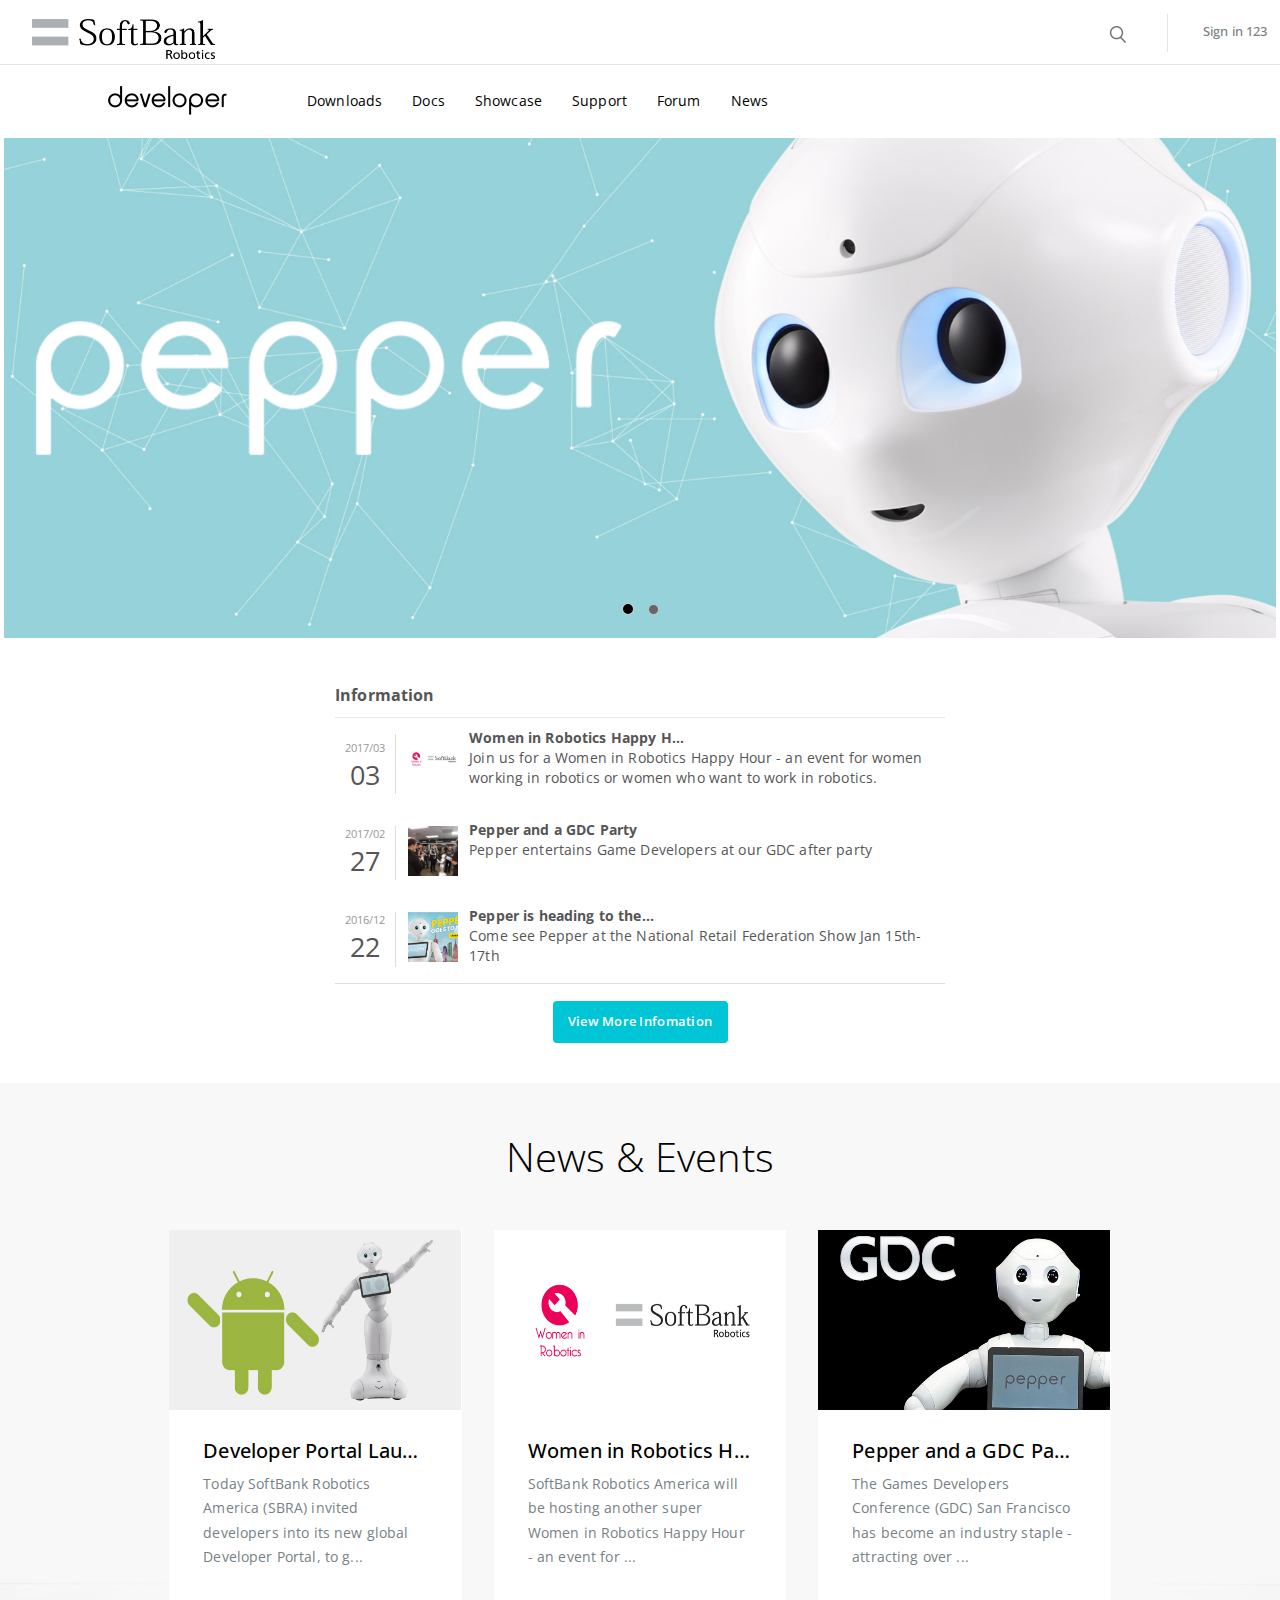
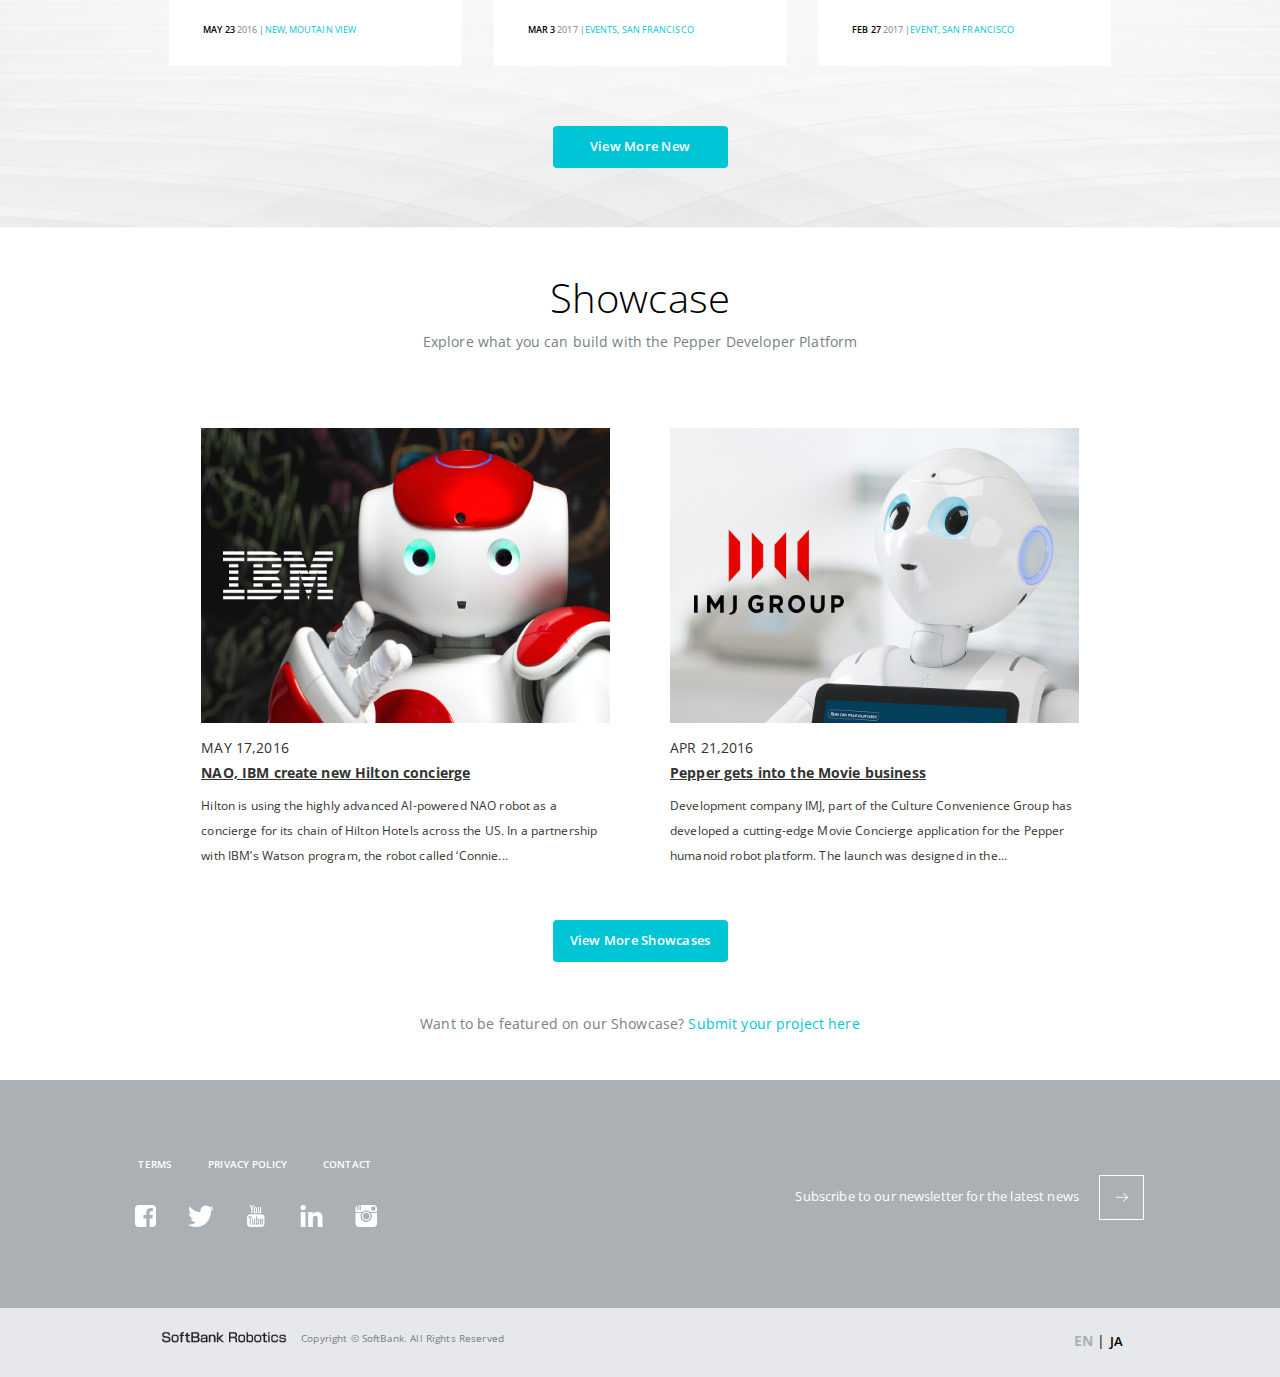
<file: demo.html>
<!DOCTYPE html>
<html>
<head>
	<title></title>
	<link rel="shortcut icon" href="public/images/favicon.ico" />
	<meta content='width=device-width, initial-scale=1, maximum-scale=1, user-scalable=no' name='viewport'>
	<link href="public/bootstrap/css/bootstrap.min.css" rel="stylesheet" type="text/css" media="all">
	<link href="public/font-awesome/css/font-awesome.min.css" rel="stylesheet" type="text/css" media="all">
	<link href="https://fonts.googleapis.com/css?family=Open+Sans:300,400,700" rel="stylesheet">
	<link href="public/css/style.css" rel="stylesheet" type="text/css" media="all">
	<link href="public/slide/css/owl.carousel.min.css" rel="stylesheet" type="text/css" media="all">
	<link href="public/slide/css/owl.theme.default.min.css" rel="stylesheet" type="text/css" media="all">
    <link href="public/slide/css/slide.css" rel="stylesheet" type="text/css" media="all">
    <script type="text/javascript" src="public/js/jquery-2.2.0.min.js"></script>
</head>
<body>

    <header>
    <!--header 1-->
    	<div class="container-fluid">
		    <div class="row header1">
				<div class="pull-left logo_anh">
				</div>
				<div class="pull-right" >
				    <div class="search-text pull-left">
				    	<form class="searchbox moblie-an">
							<input type="text"  name="search" class="searchbox-input an_the" >
							<span class="searchbox-icon "></span>
							<span class="remove-icon" ></span>
					    </form>  
				    </div> 
					 
					<div class="span_sign chuyen-right-left" >
				        <a href="#" >Sign in 123</a>
				    </div>
				    <div class=" chuyen-left-right" >
						<button type="button" class="navbar-toggle " data-toggle="collapse" data-target=".navbar-collapse">
							<span class="icon-bar"></span>
							<span class="icon-bar"></span>
							<span class="icon-bar" style="margin-top:-2px;"></span> 
							<span class="icon-bar"></span> 
						</button>
				    </div>  
				</div>
				
		    </div>
    	</div>
    <!--end header 1-->
    <!--header 2-->
        <!-- menu-->
		<nav class="navbar  navbar-white  navbar-static-top" >
		  <div class="container-fluid" >
		    <div class=" navbar-header">
			    <a class="navbar-brand" href="#">        
	                <div class="dev_logo"></div>
			    </a>
		    </div>
		    <div class="moblie-an collapse color-collapse ">
				<ul class=" nav navbar-nav" >
					<li ><a href="#">Downloads</a></li>
					<li ><a href="#">Docs</a></li>
					<li ><a href="#">Showcase</a></li>
					<li ><a href="#">Support</a></li>
					<li ><a href="#">Forum</a></li>
					<li ><a href="#">News</a></li>
					<li style="border:0;">
					    <form class="search-an moblie-hien">
							<input type="text"  name="search" class="searchinput-an" >
							<span class="search-icon"></span>
							<span class="remove" ></span>
					    </form>  
					</li>
				</ul>
		    </div>
		  </div>
		</nav>
    <!--end menu-->  
    <!--end header 2 -->
    </header>
    <!--slide-->
    
    <div class="container-fluid" style="padding: 0;">
          	<div   id="slideresponsive" class="owl-carousel owl-theme">

          	    <a href="#">
					<div class="item anhresponsive" style="background-image: url(public/upload/slide/logo_1.png);">
					</div>
				</a>
				<a href="#">
					<div class="item anhresponsive"  style="background-image: url(public/upload/slide/pic1_0.png);">
					
	            	</div>
            	</a>
	        
          	</div>
    </div><br>
    
    
    
    <!--end slide-->
    <!--infomation-->
     <div class="container-fluid thongtin"  style="margin-top: 35px;">
        <div class="col-lg-6 col-lg-offset-3 col-md-6 col-md-offset-3 col-sm-6 col-sm-offset-3" >
			<div class="row" >
				<div class="tieude info">
				   Information                  
				</div>
			</div>
			<a href="#">
                <div class="row" >
                    <div class="col-info-1" style="border-right: #ddd 1px solid;padding-bottom: 0;">
                      <center style="padding-top:6px;">
                              <p class="size11 font_mau" style="color: #999999;">2017/03</p>
                              <p class="size27 font_mau">03</p>
                      </center>
                    </div>
                    <div class="col-info-2">
                        <div class="anh_con" style="background-image: url(public/upload/tintuc/WIRtitle_1.png);">
                        	
                        </div>
          
                    </div>
                    <div class="col-info-3">
                         <div class="info size14">Women in Robotics Happy H...</div>
                         <p style="width: 100%;" class="font_mau size14">Join us for a Women in Robotics Happy Hour - an event for women working in robotics or women who want to work in robotics.</p>
                    </div>
                </div> 
            </a><br>
            <a href="#">
                <div class="row" >
                    <div class="col-info-1" style="border-right: #ddd 1px solid;padding-bottom: 0;">
                      <center>
                              <p class="size11 font_mau" style="color: #999999;">2017/02</p>
                              <p class="size27 font_mau">27</p>
                      </center>
                    </div>
                    <div class="col-info-2">
                        <div class="anh_con" style="background-image: url(public/upload/tintuc/IMG_20170227_190057_opt.jpg);">
                        	
                        </div>
          
                    </div>
                    <div class="col-info-3">
                         <div class="info size14">Pepper and a GDC Party</div>
                         <p style="width: 100%;" class="font_mau size14">Pepper entertains Game Developers at our GDC after party</p>
                    </div>
                </div> 
            </a><br>
            <a href="#">
                <div class="row">
                    <div class="col-info-1" style="border-right: #ddd 1px solid;padding-bottom: 0;">
                      <center>
                              <p class="size11 font_mau" style="color: #999999;">2016/12</p>
                              <p class="size27 font_mau">22</p>
                      </center>
                    </div>
                    <div class="col-info-2">
                        <div class="anh_con" style="background-image: url(public/upload/tintuc/PepperNRF.png);">
                        	
                        </div>
          
                    </div>
                    <div class="col-info-3">
                         <div class="info size14">Pepper is heading to the... </div>
                         <p style="width: 100%;" class="font_mau size14">Come see Pepper at the National Retail Federation Show Jan 15th-17th</p>
                    </div>
                </div> 
            </a>
            <div class="row" style="border-bottom: #ddd 1px solid;margin-top: 10px;">
            	
            </div>
            <div class="row">
				<center>
					<button class="btn btn-lg btn-mau">View More Infomation</button>
				</center>
            </div>
              
        </div>

    </div>    
    <!--end infomation -->
    <!-- event -->
     
  <div class="nensukien container-fluid " style="background-color: #f8f8f8;">
        <div class="row tieude-event" >
            <div class="col-md-12 col-xs-12 text-center " >
              News & Events
            </div>
        </div>
        <div class="row content-sukien">
                <!--ảnh new 1-->
                <div class="col-lg-4 col-md-4 col-sm-4 col-xs-12" >
                    <div class="row">
                    	<a href="#">
                    	   <div class="anh_event" style="background-image: url(public/upload/event/news_google_io_thumb_0.jpg);">
                    	   	
                    	   </div>
						   
						</a>
                    </div>
					<div class="row tieude-sukien">
						<a href="#">
							<h2 class="size20 ">
							   Developer Portal Launch and Google I/O 2016
							</h2>
						</a>
					</div>
					<div class="row noidung">
					    <p>
					      Today SoftBank Robotics America (SBRA) invited developers into its new global Developer Portal, to g...
					    </p>
					</div>
					<div class="row size9 ngay-thang">
						<span class="thang">May 23</span>
						<span>2016</span> 
						<span> |<a href="#" class="diadiem">new</a></span>,
						<span><a href="#" class="diadiem">moutain view</a></span>
					</div>
                </div>
                <!--end ảnh new 1-->
                <!--ảnh new 2-->
                <div class="col-lg-4 col-md-4 col-sm-4 col-xs-12" >
                    <div class="row">
                    	<a href="#">
                    	   <div class="anh_event" style="background-image: url(public/upload/event/womeninrobotics625x345_opt.png);">
                    	   	
                    	   </div>
						   
						</a>
                    </div>
					<div class="row tieude-sukien">
						<a href="#">
							<h2 class="size20 ">
							   Women in Robotics Happy Hour at SBRA
							</h2>
						</a>
					</div>
					<div class="row noidung">
					    <p>
					      SoftBank Robotics America will be hosting another super Women in Robotics Happy Hour - an event for ...
					    </p>
					</div>
					<div class="row size9 ngay-thang">
						<span class="thang">Mar 3</span>
						<span>2017</span> 
						<span> |<a href="#" class="diadiem">events</a></span>,
						<span><a href="#" class="diadiem">san francisco</a></span>
					</div>
                </div>
                <!--end ảnh new 2-->
                <!--ảnh new 3-->
                <div class="col-lg-4 col-md-4 col-sm-4 col-xs-12" >
                    <div class="row">
                    	<a href="#">
                    	   <div class="anh_event" style="background-image: url(public/upload/event/pepper_gdc1_opt.jpg);">
                    	   	
                    	   </div>
						   
						</a>
                    </div>
					<div class="row tieude-sukien">
						<a href="#">
							<h2 class="size20 ">
							   Pepper and a GDC Party
							</h2>
						</a>
					</div>
					<div class="row noidung">
					    <p>
					      The Games Developers Conference (GDC) San Francisco has become an industry staple - attracting over ...
					    </p>
					</div>
					<div class="row size9 ngay-thang">
						<span class="thang">Feb 27</span>
						<span>2017</span> 
						<span> |<a href="#" class="diadiem">event</a></span>,
						<span><a href="#" class="diadiem">san francisco</a></span>
					</div>
                </div>
                <!--end ảnh new 3-->
        </div>
        <!--button new-->
         <div class="row">
            <center>
                <button class="btn btn-lg btn-mau">&nbsp&nbsp View More New &nbsp&nbsp</button>
            </center>
        </div>
        <!--end button new-->

    </div>
    <!--end event -->
    <!--showcase -->
    <div class="container-fluid showcase">
		<div class="row header-showcase">
			<div class="col-lg-12 text-center ">
			  <p class="tieude-showcase">Showcase</p>
			  <p >Explore what you can build with the Pepper Developer Platform</p>
			</div>
		</div>
        <div class="row content-showcase">
            <div class="col-lg-6 col-md-6 col-sm-6 col-xs-12"> 
	            <div class="row">
	                <a href="#">
	                    <div class="anh-showcase" style="background-image: url(public/upload/showcase/IBM.jpg);">
	                    </div>       
	                </a>
	            </div>
	            <div class="row">
	                <p class="thang-showcase">MAY 17,2016</p>
	                <p class="nhan-showcase">
	                  <a href="#">
	                      NAO, IBM create new Hilton concierge
	                  </a>
	                </p>
	                <p class="noidung-showcase">Hilton is using the highly advanced AI-powered NAO robot as a concierge for its chain of Hilton Hotels across the US. In a partnership with IBM’s Watson program, the robot called ‘Connie...</p>

	            </div>
            </div>
            <div class="col-lg-6 col-md-6 col-sm-6 col-xs-12"> 
	            <div class="row">
	                <a href="#">
	                    <div class="anh-showcase" style="background-image: url(public/upload/showcase/imjgroup.jpg);">
	                    </div>       
	                </a>
	            </div>
	            <div class="row">
	                <p class="thang-showcase">apr 21,2016</p>
	                <p class="nhan-showcase">
	                  <a href="#">
	                      Pepper gets into the Movie business
	                  </a>
	                </p>
	                <p class="noidung-showcase">Development company IMJ, part of the Culture Convenience Group has developed a cutting-edge Movie Concierge application for the Pepper humanoid robot platform. The launch was designed in the...</p>

	            </div>
            </div>
        
          
      </div>
       <!--button new-->
         <div class="row">
             <center>
                <button class="btn btn-lg btn-mau">View More Showcases </button>
             </center>
        </div>
        <!--end button new-->
        <div class="row">
            <div class="col-lg-12 text-center">
                Want to be featured on our Showcase? <a class="submit-href" href="#">Submit your project here</a>
            </div>
        </div>
	</div>
    <!--end showcase -->
    <!--footer-->
    
<footer>
	<div class="container footer">
	     <div class="col-xs-12 hidden-lg hidden-md hidden-sm menu-phai ">
            <p>
	             Subscribe to our newsletter for the latest news
	            <a href="#"></a>
            </p>


        </div>
        <div class="col-xs-11 hidden-lg hidden-md hidden-sm" style="border-bottom: #e5e5e5 1px solid;margin-left:4%;margin-right: 4%;">
        </div>
        <div class="col-lg-6 col-md-6 col-sm-6 menu-trai">
            <div class="row content-menu">
                <div class="menu">
					<div class="item-menu">
						<a href="#">Terms</a>
					</div>
					<div class="item-menu">
						<a href="#">PRIVACY POLICY</a>
					</div>
					<div class="item-menu">
						<a href="#">contact</a>
					</div>
                </div>
            </div>
            <div class="row social-menu">
                <div class="menu">
					<div class="item-menu">
						<a href="#" class="menu-social facebook"></a>
					</div>
					<div class="item-menu">
						<a href="#" class="menu-social twitter"></a>
					</div>
					<div class="item-menu">
						<a href="#" class="menu-social youtube"></a>
					</div>
					<div class="item-menu">
						<a href="#" class="menu-social linked"></a>
					</div>
					<div class="item-menu">
						<a href="#" class="menu-social instagram"></a>
					</div>
                </div>
            </div>
        </div>
        <div class="col-lg-6 col-md-6 col-sm-6 menu-phai hidden-xs">
            <p>
             Subscribe to our newsletter for the latest news
            <a href="#"></a>
            </p>


        </div>
	   
	</div>
</footer>

<div class="container footer-bottom">
    <div class="row ">

        <div class="col-lg-4  col-md-4   col-sm-4 col-xs-11 tientrai">
            <p>
                <a href="#" class="sologan-logo">
                </a>
                <small class="copyright">Copyright © SoftBank. All Rights Reserved</small>
            </p>
            
            
        </div>
		<div class="col-lg-1 col-md-2 col-sm-2  col-xs-3 tientrai2">
			<a href="#" class="enclass">EN</a> <span style="color:#000;">|</span> <a href="#" class="jaclass">JA</a>
		</div>
    </div>
    
</div>

    <!--end footer-->
    
    <script src="public/slide/js/ifvisible.js"></script>
    <script type="text/javascript" src="public/js/style.js"></script>
    <script  src="public/bootstrap/js/bootstrap.min.js"></script>
    <script  src="public/slide/js/owl.carousel.min.js"></script>
    <script  src="public/slide/js/slide.js"></script>
</body>
</html>
</file>
<file: public/css/style.css>
@font-face {
    font-family: "pepper-font";
    src: url("../fonts/pepper-font.eot");
    src: url("../fonts/pepper-font.eot?#iefix") format("embedded-opentype"), url("../fonts/pepper-font.woff") format("woff"), url("../fonts/pepper-font.ttf") format("truetype"), url("../fonts/pepper-font.svg#pepper-font") format("svg");
    font-weight: normal;
    font-style: normal;
}
html {
    font-family: "Open Sans", sans-serif;
    line-height: 1.5em;
}
body {
    font-family: "Open Sans", sans-serif;
    color: #777f85;
    font-size: 14px;
    letter-spacing: .01em;
    -webkit-font-smoothing: antialiased;
    text-rendering: optimizeLegibility;
    -moz-osx-font-smoothing: grayscale;
}
.nensukien .row{
    margin-left: 0;
    margin-right: 0;
}

.searchbox .searchbox-icon{
    width: 24px;
    height: 24px;
    display: block;
    position: absolute;
    top: 0;
    font-size: 18px;
    left: 0;
    padding: 0;
    margin: 0;
    border: 0;
    outline: 0;
    text-align: center;
    cursor: pointer;
    color: #d9d9d9;
    z-index: 10;

}

.searchbox {
    position: relative;
    width: 44px;
    bottom: .5em;
    top: 2px;
    right: 14px;
    transition: width 0.25s;
}
.remove:after{
    content: "f";
    position: absolute;
    top: 6px;
    right:15px;
    font-family:'pepper-font';
    font-size: 31px;
    color: #000;
    transform: rotate(45deg);
    width: 24px;
    height: 24px;
    cursor: pointer;
}
.remove-icon:after{
    content: "f";
    position: absolute;
    top: 1px;
    right:20px;
    font-family:'pepper-font';
    font-size: 24px;
    color: #77716e;
    transform: rotate(45deg);
    width: 24px;
    height: 24px;
    cursor: pointer;
}
    
.searchinput-an{
    outline: 0;
    height: 100%;
    font-size: 16px;
    color: #000;
    font-weight: 300;
    width: 100%;
    opacity: 0.99999;
    border: 1px solid #c8cbcd;
    padding: 10px 45px 10px 55px;
}

.searchbox-input {
    border: 0;
    outline: 0;
    height: auto;
    right: 24px;
    font-size: 16px;
    color: #000;
    font-weight: 300;
    width: 90%;
    opacity: 0.99999;


}
.an_the{
    display: block;
    padding: 0;
}
.hien_the{
    padding: 2px 32px 2px 37px;
}
.thongtin .btn-mau{
    margin-top: 17px;
    margin-bottom: 40px;

}
.nensukien .btn-mau{
    margin-top: 60px;
    margin-bottom: 0px;
}

.showcase .submit-href{
    color:#00c6d6;
}
.showcase .submit-href:hover{
    color:#00c6d6;
    text-decoration: none;
}
.btn-mau{
    color: #ffffff;
    background-color: #00c5d6;
    font-size: 13px;
    font-weight: 600;
    letter-spacing: .02em;
    border-radius: 4px;
    box-sizing: border-box;
    width: 175px;
    height: 42px;
    padding: 10px;
}
.btn-mau:hover{
    color:#a3e3eb;
}
.search-an .search-icon:after{
    content: "";
    position: absolute;
    top: 19px;
    left: 18px;
    height: 17px;
    width: 17px;
    background-image: url(../images/magnifying-glass.png);
    background-repeat: no-repeat;
    background-position: center;
    background-size: cover;
}

.searchbox .searchbox-icon:after {
    content: "";
    position: absolute;
    top: 5px;
    left: 0;
    height: 17px;
    width: 17px;
    background-image: url(../images/magnifying-glass.png);
    background-repeat: no-repeat;
    background-position: center;
    background-size: cover;
    

}

.searchbox.searchbox-open {
    width: 256px;
    height: 17px;
    padding-right: 55px;
}
.search-an{
    margin:15px 0; 
    width: 100%;
    height: 51px;
}

.header1{
    border-bottom: 1px solid #e5e5e5;
}
.logo_anh{
  
    background-image: url(../images/softbank-logo.png);
    background-repeat: no-repeat;
}
.search-text{
    display: none;
}
.chuyen-right-left{
    float: left;
}
.chuyen-left-right{
 
    width: 36px;
    height: 26px;
    float: right;
    display: block;
    border-left: 1px solid #e5e5e5;
    margin-top: -5px;
}
.chuyen-left-right button{
    margin-top: -5px;
    margin-right: -10px;
}
.thongtin .row{
    margin-right: 0;
    margin-left: 0;
}
.tieude{
    padding-bottom: 10px;
    margin-bottom: 10px;
    border-bottom: #e6e6e6 1px solid;
    font-size: 16px;
    
}
.showcase{
    background-color: #fff;
}
.showcase .tieude-showcase{
    line-height: 1.2;

}

.tieude-event,.tieude-showcase{
    font-size: 40px;
    font-weight: 300;
    color:#000;
   
}
.anh_con{
    width: 50px;
    height: 50px;
    background-size: cover;
    background-position: center;
    -webkit-transform-origin: 0 0;
    transform-origin: 0 0;
    margin: auto;
}
.thongtin .col-info-2, .thongtin .col-info-2, .thongtin .col-info-1{
    margin-top: 6px;
    margin-bottom: 6px;
} 
.col-info-1,.col-info-3, .col-info-2{
    position: relative;
    min-height: 1px;
    padding-right: 0;
    padding-left: 0;
    float: left;
}
.thongtin{
    padding-left: 0;
    padding-right: 0;
}
.thongtin a div:hover{
    color: #777f85;
    background-color: #ccc;       
}
.thongtin p{
    margin: 0;
}
.size14{
    font-size: 14px;
}
.size11{
    font-size: 11px;

}
.size27{
    font-size: 27px;
}
.size20{
    font-size: 20px;
}
.font_mau{
    color: #555;
}
.info{
    font-weight: bold;
    color: #555;
}
.span_sign{
    border:0;
    padding: 0;
    width: 52px;
    margin-top: -2px;
}
.span_sign a{
    color: #777f85;
    font-size: 13px;
}
.dev_logo{
    width: 119px;
    height: 29px;
    display: block;
    text-indent: -9999em;
    background-image: url(../images/developer-logo.png);
    background-size: 119px 29px;
    background-repeat: no-repeat;
    margin: 5px 50px 5px 93px;

}
.moblie-an  {
    display: block;
}
.navbar-white .navbar-nav > li {
        border:0;
        
}

.anhresponsive{
    background-size: cover;
    background-position: center;
    
}

.owl-carousel{
    border: 4px solid #fff;
}
#slideresponsive .owl-dots{
    margin-top: -50px;
    position: relative;
    margin-left: auto;
    margin-right: auto;

}
.anh-showcase{
    background-repeat: no-repeat;
}
.anh_event{
    background-repeat: no-repeat;
}
.color-black{
    color:#000;
}
.tieude-sukien h2{
    padding: 0 34px;
    margin: 30px 0 10px;
    letter-spacing: .01em;
    white-space: nowrap;
    overflow: hidden;
    text-overflow: ellipsis;
}
.tieude-sukien a:hover{
    color: #00c6d6;
}
.tieude-sukien a{
    color: #000;
}
.content-sukien .row{
    background-color: #fff;
}
.ngay-thang{
    padding-bottom: 26px;
    padding-left: 34px;
    padding-right: 34px;
    letter-spacing: .01em;
    line-height: 1.75;

}
.content-sukien .noidung{
    padding: 0 34px;
    height: 150px;

}
.ngay-thang .thang{
    color:#000000;
    font-weight: 600;
    text-transform: uppercase;

}
.size9{
    font-size: 9px;
}
.content-sukien p{
    margin-top: 0;
    letter-spacing: .01em;
    line-height: 1.75;
    color: #777f85;
    margin: 0 ;
}
.content-sukien .col-lg-4{
    cursor: pointer;
}
.diadiem{
    color: #00c6d6;
    text-transform: uppercase;
}
.diadiem:hover{
    color: #00c6d6;
    text-decoration: none;
}
.content-sukien .col-lg-4 .ngay-thang{
    border-bottom: 2px solid transparent;

}

.content-sukien .col-lg-4:hover .ngay-thang{
    border-bottom: 2px solid #00c6d6;
}
.content-showcase .thang-showcase{
    display: inline-block;
    text-transform: uppercase;
    color:#333333;
    
}

.content-showcase p{
    margin:0;
}
.content-showcase .nhan-showcase a{
    color: #333;
    font-weight: bold;
    text-decoration: underline;
    font-size: 14px;
    transition: color .25s;
}
.content-showcase .nhan-showcase a:hover{
    color:#00c6d6;
}
.content-showcase .nhan-showcase{
    margin-bottom: 10px;
}
.noidung-showcase{
    color:#333333;
    display: inline-block;
    line-height: 25px;


}
.showcase .btn-mau{
    margin-top: 52px;
    margin-bottom: 52px;
}
@media only screen and (min-width: 768px) {
    .footer-bottom p a{
        margin-right: 14px;
    }

    .enclass{
        padding-left: 5px;
    }
    .jaclass{
        padding-right: 5px;
    }
    .footer-bottom .row{
        padding-top: 23px;
        padding-bottom: 26px;

    }
    .jaclass{
        font-size: 13px;
    }
    .enclass{
        font-size: 14px
    }
    .content-menu{
        margin-left: 24.8px;
    }
    .social-menu .item-menu{
        margin: 1px 14.5px 0;
    }
    .content-menu .item-menu{
        margin: 1px 18px 0;
    }
    .social-menu{
        margin-left: 23px;
    }
    .menu-phai a{
        margin: 0;
    }
    .menu-trai{
        margin: 0;
    }
    .menu-phai{
        margin: 0;
        padding-top: 15px;
        padding-bottom: 15px;

    }
    footer{
        padding-top: 72px;
        padding-bottom: 58px;
    }

}
@media only screen and (min-width: 1440px)
{
    .tientrai{
        margin-left: 14%;
    }
    .tientrai2{
        margin-left: 32%;
    }

}
@media only screen and (min-width: 1279px) and (max-width: 1439px){
    .tientrai{
        margin-left: 11.5%;
    }
    .tientrai2{
        margin-left: 37.5%;
    }
}
@media only screen and (min-width: 1024px) {

    
    .copyright{
        font-size: 10px;
    }
    .menu-phai a{
        margin-top: -12px;
    }
    .menu-phai p{
        padding: 20px 40px;
        margin: 0 0 10px 80px;
    }
    .noidung-showcase{
        font-size: 12px;
    }
    .anh-showcase{
        margin-bottom: 15px;
    }
    .content-showcase .thang-showcase{
        margin-bottom: 5px;
        font-size: 14px;
    }
    .showcase{
        padding-top: 46px;
        padding-bottom: 46px;
    }
    
    .showcase .header-showcase{
        margin-bottom: 66px;

       
    }
    .content-showcase{
        margin-left:auto; 
        margin-right: auto;
        width: 75%;

    }
    .anh-showcase{
        width: 100%;
        height: 295px;
        background-size: 100% 295px;
    }
    .tieude-event{
        margin: 45px auto;
    }
    .tieude-sukien a{
        text-decoration: none;
        transition: color .25s;


    }
    .anh_event{
        width: 100%;
        height: 180px;
        background-size: 100% 180px;
    }
    .content-sukien .col-lg-4{
        padding-left: 16px;
        padding-right: 16px;
        
    }
    .content-showcase .col-lg-6{
        padding-left: 45px;
        padding-right: 45px;
        
    }
    .nensukien .content-sukien{
        margin-left:auto; 
        margin-right: auto;
        width: 78.5%;
    }
    
    .col-info-1{
        width: 10%;
    }
    .col-info-2{
        width: 12%;
    }
    .col-info-3{
        width: 78%;
    }
    #slideresponsive .owl-dots{
        width:7%;

    }
    .owl-next, 
    .owl-prev {
        top:47%;
    }
    .anhresponsive{
        height: 500px;
    }

   
    .header1{
        padding: 19px 10px 5px 32px;
    }

    .navbar-white .navbar-nav > li > a {
        height: 24px;
        color: #000;
        
    }
 
    .navbar-white{
        background-color: #ffffff;
        height: 68px;
        top:1px;

    }
    .search-text{
        display: block;
    }
    .chuyen-left-right{
        display: none;
    }
    .chuyen-right-left{
        float: right;
    }
    .span_sign{
        height: 38px;
        width: 103px;
        border-left: 1px solid #e5e5e5;
        margin-top: -5px;
        padding: 7px 0px 0px 35px;
        
    }
    .span_sign a{

        color: #777f85;
        font-weight: 500;
        font-size: 13px;
        text-decoration: none;
        

    }
    .span_sign a:hover{
        color: #9be8ef;
        text-decoration: none;
    }
  
    .logo_anh
    {
        margin: 0;
        width: 183px;
        height: 40px;
        background-size: 183px 40px;
    }  
    
    .moblie-hien{
        display: none;
    }
    /* owl carousel */

    .owl-next {
        right: -4px;
        opacity: 0;
    }
    .owl-prev {
        left: -4px;
        opacity: 0;

    }
    .owl-prev i,.owl-next i{
        background: rgba(255, 255, 255, 0.6);
        color: rgba(0, 0, 0, 0.8);
        opacity: 0.7;
    }


    /* end owl carousel */
    
    
}
@media only screen and (min-width: 1024px) and (max-width: 1279px) {
 
    .tientrai{
        margin-left: 8%;
    }
    .tientrai2{
        margin-left: 40.5%;
    }
    .nensukien .content-sukien{
        margin-left:auto; 
        margin-right: auto;
        width: 100%;
    }
    .menu-phai p{
        padding: 5px 38px;
        margin: 0 0 10px ;
    }
    .menu-phai a{
        margin-top: -10px;
    }
    .anh-showcase{
        width: 100%;
        height: 255px;
        background-size: 100% 255px;
    }
    .social-menu .item-menu{
        margin: 1px 14.5px 0;
    }
}
@media only screen and (min-width: 768px) and (max-width: 1023px) {
    .copyright{
        font-size: 10px;
    }
    .tientrai{
        margin-left: 8%;
    }
    .tientrai2{
        margin-left: 40.5%;
    }
    .menu-phai p{
        padding: 5px 23px;
        margin: 0 0 10px;
        margin-left: -60px;
    }
    .menu-phai a{
        margin-top: -10px;
    }
    .content-showcase .col-lg-6{
        padding-left: 35px;
        padding-right: 35px;
        
    }
    .showcase{
        padding-top: 46px;
        padding-bottom: 46px;
    }
    .showcase .header-showcase{
        margin-bottom: 66px;
    }
    
    .content-showcase{
        margin-left:auto; 
        margin-right: auto;
        width: 90%;

    }
    .anh-showcase{
        width: 100%;
        height: 255px;
        background-size: 100% 255px;
    }
 
    .thongtin .row {
        margin-right: 15px;
        margin-left: 15px;
    }
    .nensukien .content-sukien{
        margin-left:auto; 
        margin-right: auto;
        width: 100%;
    }
    .tieude-event{
        margin: 25px auto;
    }
    .anh_event{
        width: 100%;
        height: 180px;
        background-size: 100% 180px;
    }
    .content-sukien .col-xs-12{
        padding-bottom: 20px;
    }
    .tieude-event{
        margin: 45px auto;
    }
    .anh_event{
        width: 100%;
        height: 150px;
        background-size: 100% 150px;
    }
    .col-info-1{
        width: 19%;
    }
    .col-info-2{
        width: 20%;
    }
    .col-info-3{
        width: 61%;
    }
     #slideresponsive .owl-dots{
        width:10%;
    }
    .owl-next, 
    .owl-prev {
        top:47%;
    }
    .anhresponsive{
        height: 500px;
    }
    .header1{
        padding: 19px 10px 5px 32px;
    }
    .logo_anh{
        width: 118px;
        height: 28px;
        background-size: 118px 28px;
    }
    .navbar-white .navbar-nav > li > a {
        color: #000;
        
    }

    .dev_logo{
        width: 100px;
        height: 25px;
        background-size: 100px 25px;
        margin: 6px 10px 6px 50px;
    }
    .search-text{
        display: block;
    }
  
    .chuyen-right-left{
        float: right;
    }
    .searchbox  {
        top: -5px;
    }
    .moblie-hien{
        display: none;
    }
    .owl-next {
        right: 10px;
        opacity: 1;
    }
    .owl-prev {
        left: 10px;
        opacity: 1;
    }
    .owl-prev i,.owl-next i{
        background-color: rgba(255, 255, 255, 0.8) !important;
        color:#000 !important;
        opacity: 1.0;
    }


}
.navbar{
    margin-bottom: 1px;       
}
@media only screen  and (max-width: 320px)  {
    .footer-bottom p a{
        margin-right: 0px;
    }

    .footer-bottom .col-xs-11{
        width: 100%;
    }
    .social-menu{
        margin-left: 9%;
    }
    .content-menu .item-menu{
        margin: 25px 10%  0 3%;
    }
    .social-menu .item-menu{
        margin: 1px 9px 0;
    }
    .content-menu{
        margin-left: 2%;
    }
    .tientrai{
        margin-left: 0;
    }
    .tientrai2{
        padding-top: 3px;
        margin-left: 77.1%;
    }
}
@media only screen and (min-width: 321px) and (max-width: 767px)  {
    .enclass{
        padding-left: 0;
    }
    .jaclass{
        padding-right: 0;
    }
    .tientrai{
        margin-left: 6%;
    }
    .tientrai2{
        padding-top: 3px;
        margin-left: 77.1%;
    }
    .content-menu{
        margin-left: 3%;
    }
    .social-menu{
        margin-left: 16%;
    }
   
    .content-menu .item-menu{
        margin: 25px 13.9%  0 3%;
    }
    .social-menu .item-menu{
        margin: 1px 9px 0;
    }
}
@media only screen and (max-width: 767px)  {
    .copyright{
        font-size: 8px;
    }

    .footer-bottom .col-xs-3{
        width: 23%;

    }
    .footer-bottom .row{
        padding-top: 10px;
        padding-bottom: 10px;
    }
    .jaclass{
        font-size: 10px;
    }
    .enclass{
        font-size: 11px;
    }
    
    .menu-phai a{
        margin: 25px 43% 25px 43%;
    }

    footer{
        padding-top: 50px;
        padding-bottom: 50px;
    }
    .menu-trai{
        margin: 0;
    }
    .menu-phai{
        margin: 0;
        padding-top: 0;
        padding-bottom: 0;
    }
    .noidung-showcase{
        font-size: 11px;
    }
    
    .showcase .btn-mau{
        margin-top: 38px;
        margin-bottom: 52px;
    }
    .anh-showcase{
        margin-bottom: 5px;
    }
    .content-showcase .thang-showcase{
        margin-bottom: 10px;
        font-size: 11px;
    }
    .showcase{
        padding-top: 20px;
        padding-bottom: 55px;
    }
    .showcase .header-showcase{
        margin-bottom: 20px;
    }
    .content-showcase{
        margin-left:auto; 
        margin-right: auto;
        width: 97%;

    }
    .anh-showcase{
        width: 100%;
        height: 225px;
        background-size: 100% 225px;
    }
    .content-showcase .col-xs-12{
        margin-bottom: 35px;

    }
    .nensukien .col-xs-12 {
        padding-left: 0;
        padding-right: 0;
    }
    .content-sukien .col-xs-12{
        margin-bottom: 35px;

    }
    .thongtin .row {
        margin-right: 15px;
        margin-left: 15px;
    }
    .nensukien .content-sukien{
        margin-left:auto; 
        margin-right: auto;
        width: 100%;
    }
    .tieude-event{
        margin: 25px auto;
    }
    .anh_event{
        width: 100%;
        height: 180px;
        background-size: 100% 180px;
    }
    .col-info-1{
        width: 19%;
    }
    .col-info-2{
        width: 20%;
    }
    .col-info-3{
        width: 61%;
    }
     #slideresponsive .owl-dots{
        width:20%;

    }
    .owl-next, 
    .owl-prev {
        top:40%;
    }
    .header1{
        padding: 10px 10px 5px 10px;
    }
    .logo_anh{
        width: 100px;
        height: 22px;
        background-size: 100px 22px;
    }
    .anhresponsive{
       height: 250px;
     
    }
    
    .moblie-hien{
        display: block;
    }
    .navbar-white .container-fluid{
        padding-left: 0;
        padding-right: 0;
    }

    .navbar-white .collapse{
        overflow: hidden;
        box-sizing: border-box;
        position: absolute;
        display: block;
    }
    .navbar-white .navbar-nav{
        margin: 50px 10%;        
    }
    .navbar-white .navbar-nav > li {
        border-bottom: 1px solid #c8cbcd;
        
    }
    .navbar-white .nav > li > a {
        padding:30px 0  ;
        
    }
    .navbar-white .navbar-nav > li > a {
        color: #ffffff;
        
    }
    .navbar-white .navbar-header,.navbar-white .navbar-brand{
        height: auto;
        width: 100%;
    }
    .navbar-white .navbar-brand{
        padding:12px 0 0 0;
    }
    .navbar-white .navbar-header, .navbar-white .navbar-collapse{
        margin-right:0;
        margin-left:0;
    }
    .navbar-white .color-collapse{
        width: 100%;
        background-color: #aab0b4;
        height: 0;
        transition: height .25s;

    }
    .navbar-white  .active{
         height: 670px;
    }
    .dev_logo{
        width: 100px;
        height: 25px;
        background-size: 100px 25px;
        margin: 0px auto 7px auto;
    }
    .moblie-an  {
        display: none;
    }
    .owl-next {
        right: 10px;
        opacity: 1;
    }
    .owl-prev {
        left: 10px;
        opacity: 1;
    }
    .owl-prev i,.owl-next i{
        background-color: rgba(255, 255, 255, 0.8) !important;
        color:#000 !important;
        opacity: 1.0;
    }


}











/* tạo thanh x trên toggle */

.navbar-toggle .icon-bar {
    position: relative;
    box-sizing: border-box;
    background-color: #000;
    height: 2px;
    width: 23px;
    top:2px;

    transition: all .25s;

    
}
.navbar-toggle{
    background: transparent !important;
    opacity: .9999;
}



.navbar-toggle.active .icon-bar:nth-of-type(1) {
    opacity: 0;
}
.navbar-toggle.active .icon-bar:nth-of-type(2) {
    transform: rotate(45deg);
}


.navbar-toggle.active .icon-bar:nth-of-type(3) {
 
    transform: rotate(-45deg);
      
}
.navbar-toggle.active .icon-bar:nth-of-type(4) {
    opacity: 0;
    
      
}

/*end tạo thanh x trên toggle */

.navbar-toggle.navbar-left {
    float: left;
    margin-left: 10px;
}


ul > li > a : hover{
    text-decoration: none;
}


.navbar {
    border: 0;
}


.navbar-toggle .icon-bar + .icon-bar {
    margin-top: 4px;
}
/* 
 làm rộng menu nav
.navbar-nav {
  margin: 6px -15px;
}
*/

.navbar-white .navbar-nav > li > a {
    display: inline-block;
    padding-top: 25px;
    box-sizing: border-box;
}
.navbar-white .navbar-nav > li > a:hover,
.navbar-white .navbar-nav > li > a:focus {
    background-color: #fff;
    color: #00c5d6;
}


/* owl carousel */
.owl-prev i,.owl-next i{
    display: block;
    z-index: 1;
    width: 45px;
    height: 45px;
    border-radius: 50%;
    text-shadow: 1px 1px 0 rgba(255, 255, 255, 0.3);
    vertical-align: middle;
    font-size: 35px;
    padding: 6px 10px;

}

   
/*owl carousel*/

/* event */
.nensukien{
    padding: 0 20px 60px;
    background-image: url(../images/grey-background.jpg);
    background-size: 100% auto;
    background-repeat: no-repeat;
    background-position: center bottom;


}
/* end event */


.menu-phai p{
   position: relative;
  
    font-size: 13px; 
    
    
}
.menu-phai a:after{
    content: "";
    opacity: .9999;
    position: absolute;
    top: 0;
    right: 0;
    bottom: 0;
    left: 0;
    height: 9px;
    width: 12px;
    margin: auto;
    background-image: url(../images/signup-arrow.png);
    background-repeat: no-repeat;
    background-size: contain;
    transition: opacity .3s;
}
.menu-phai a:hover:after{
    opacity: 0.5;
}
.menu-phai a{
    position: relative;
    float: right;
    height: 45px;
    width: 45px;
    border: 1px solid #fff;
   
}
footer{
    
    background-color: #aab0b4;
    text-align: center;
}
.footer{
    padding-left: 2%;
    padding-right: 2%;
    color:#fff;
}
.footer a{
    color:#fff;
    font-size: 10px;
    font-weight: 600;
    text-transform: uppercase;
    text-decoration: none;
    transition: color .25s;
}
.footer a:hover{
    color: rgba(255, 255, 255, 0.5);

}
.facebook:hover,.twitter:hover,.youtube:hover,.linked:hover, .instagram:hover{
    opacity: 0.5;

}
.menu{
    left: 52px;
    margin-bottom: 1.5em;
}
.item-menu{
    float: left;
   
}
.menu-social{
    display: inline-block;
    height: 26px;
    width: 26px;
    background-image: url(../images/social-sprite.png);
    background-repeat: no-repeat;
    background-size: 235px 21.5px;
    
}


.social-menu{
    margin-top: 29px;
}
.facebook {
    background-position: 2px 2px;
    transition: opacity .3s;
}
.twitter{
    background-position: -51px 2px;
    transition: opacity .3s;
}
.youtube{
    background-position: -104px 2px;
    transition: opacity .3s;
}
.linked{
    background-position: -158px 2px;
    transition: opacity .3s;

}
.instagram{
    background-position: -211px 2px;
    transition: opacity .3s;

}
.sologan-logo{
    float: left;
    margin: 0;
    width: 125px;
    height: 14px;
    text-indent: -9999em;
    display: inline-block;
    background-image: url(../images/softbank-robotics-logo.png);
    background-size: 125px 14px;
    background-repeat: no-repeat;
}
.copyright{
    float: left;
    
}
.footer-bottom{
    width: 100%;
    background-color: #e6e8eb;

}
.footer-bottom p{
    margin: 0 auto;
}




.enclass{
    font-weight: 700;
    color: #aab0b4;

}
.enclass:hover,.jaclass:hover{
    color: #aab0b4;
    text-decoration: none;

}
.jaclass{
    
    font-weight: 600;
    color: #000;
    transition: color .25s;
}
</file>
<file: public/slide/css/slide.css>
/* tạo các next prev lúc hover slide */
.owl-next, 
.owl-prev {
  position: absolute;
  transition: all 0.3s ease-in-out;
  
}
#slideresponsive{

}



.owl-carousel:hover .owl-prev {
    left: 10px;
    transition: all .3s ease-in-out;
    opacity: 0.7;

}
.owl-carousel:hover .owl-next {
    right: 10px;
    transition: all .3s ease-in-out;
    opacity: 0.7;

}

div.owl-prev:hover i,div.owl-next:hover i{
  background-color: rgba(255, 255, 255, 0.8) !important;
  color:#000 !important;
  opacity: 1.0;
}


/*end tạo các next prev lúc hover slide */




#slideresponsive .item{
  width: 100%;
}
</file>
